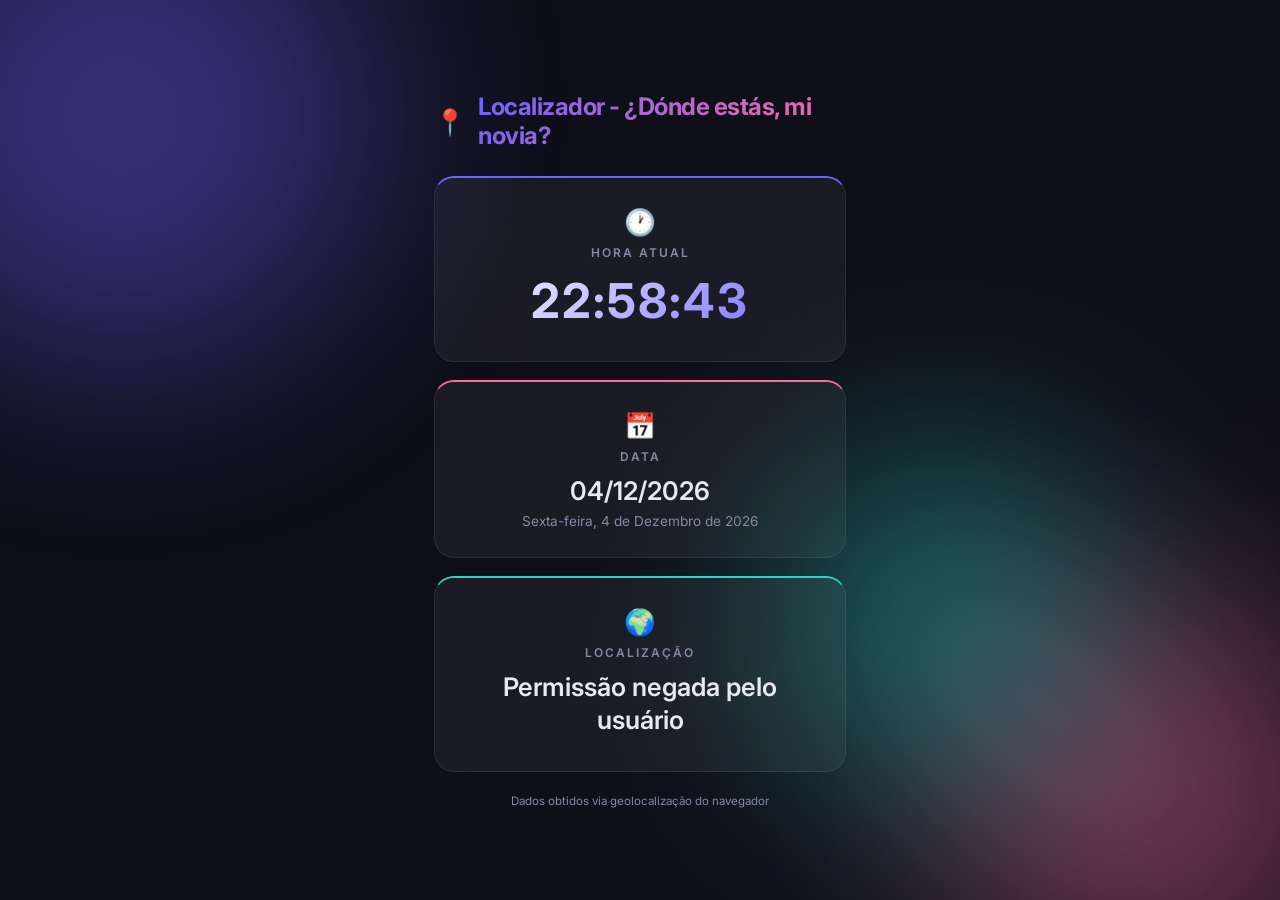
<file: index.html>
<!DOCTYPE html>
<html lang="pt-BR">
<head>
  <meta charset="UTF-8">
  <meta name="viewport" content="width=device-width, initial-scale=1.0">
  <title>Localizador do meu Amor — Hora, Data & Local</title>
  <link rel="stylesheet" href="style.css">
  <link rel="preconnect" href="https://fonts.googleapis.com">
  <link href="https://fonts.googleapis.com/css2?family=Inter:wght@300;400;600;700&display=swap" rel="stylesheet">
</head>
<body>
  <div class="bg-shapes">
    <div class="shape shape-1"></div>
    <div class="shape shape-2"></div>
    <div class="shape shape-3"></div>
  </div>

  <main class="container">
    <header class="header">
      <span class="logo">📍</span>
      <h1>Localizador - ¿Dónde estás, mi novia?</h1>
    </header>

    <section class="card card-time">
      <div class="card-icon">🕐</div>
      <p class="label">Hora Atual</p>
      <p id="hora" class="value value-big">--:--:--</p>
    </section>

    <section class="card card-date">
      <div class="card-icon">📅</div>
      <p class="label">Data</p>
      <p id="data" class="value">--/--/----</p>
      <p id="diaSemana" class="sub-value"></p>
    </section>

    <section class="card card-location">
      <div class="card-icon">🌍</div>
      <p class="label">Localização</p>
      <p id="localizacao" class="value">Obtendo localização…</p>
      <p id="coordenadas" class="sub-value"></p>
    </section>

    <footer class="footer">
      <p>Dados obtidos via geolocalização do navegador</p>
    </footer>
  </main>

  <script src="script.js"></script>
</body>
</html>
</file>
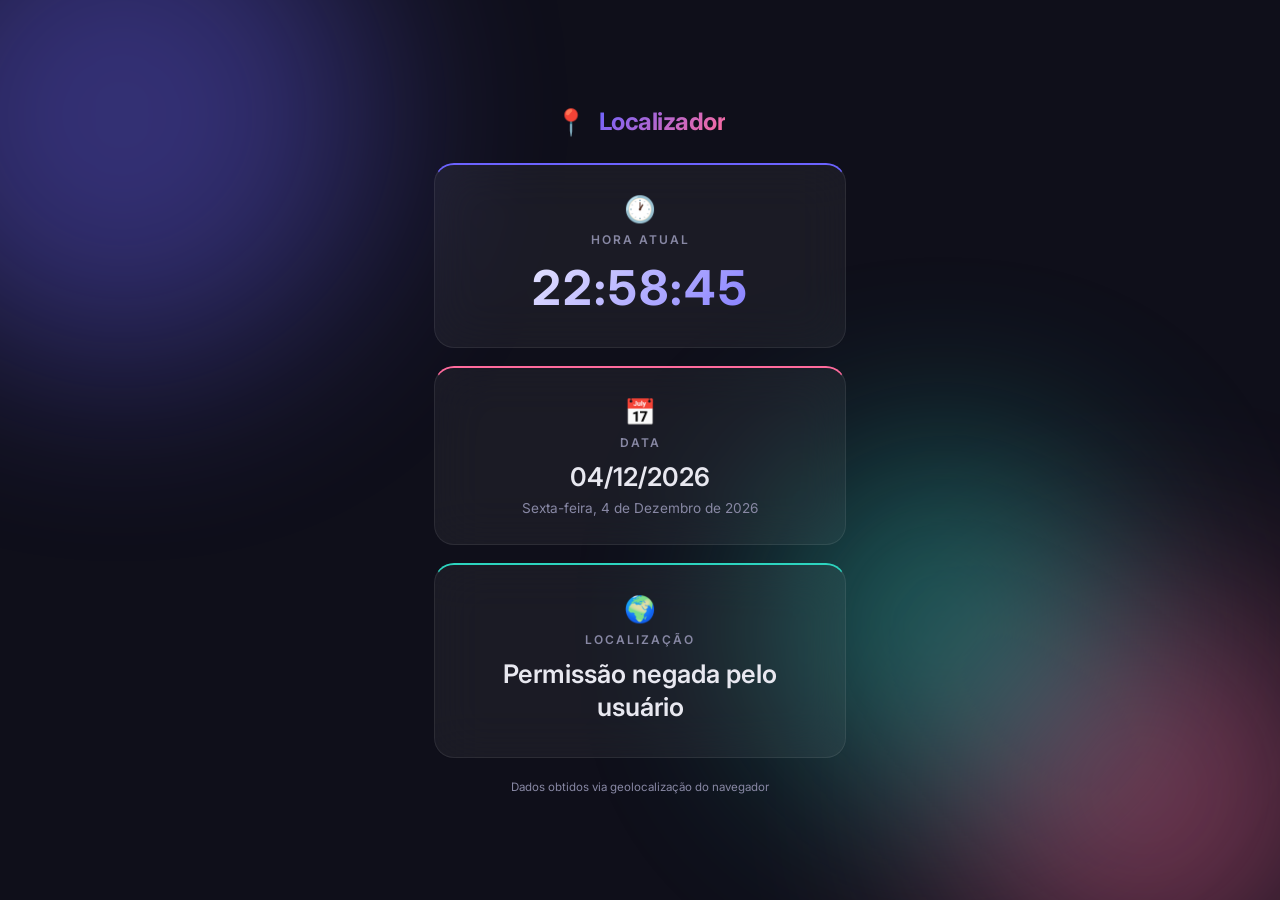
<file: projetolocalizador.html>
<!DOCTYPE html>
<html lang="pt-BR">
<head>
  <meta charset="UTF-8">
  <meta name="viewport" content="width=device-width, initial-scale=1.0">
  <title>Localizador — Hora, Data & Local</title>
  <link rel="stylesheet" href="style.css">
  <link rel="preconnect" href="https://fonts.googleapis.com">
  <link href="https://fonts.googleapis.com/css2?family=Inter:wght@300;400;600;700&display=swap" rel="stylesheet">
</head>
<body>
  <div class="bg-shapes">
    <div class="shape shape-1"></div>
    <div class="shape shape-2"></div>
    <div class="shape shape-3"></div>
  </div>

  <main class="container">
    <header class="header">
      <span class="logo">📍</span>
      <h1>Localizador</h1>
    </header>

    <section class="card card-time">
      <div class="card-icon">🕐</div>
      <p class="label">Hora Atual</p>
      <p id="hora" class="value value-big">--:--:--</p>
    </section>

    <section class="card card-date">
      <div class="card-icon">📅</div>
      <p class="label">Data</p>
      <p id="data" class="value">--/--/----</p>
      <p id="diaSemana" class="sub-value"></p>
    </section>

    <section class="card card-location">
      <div class="card-icon">🌍</div>
      <p class="label">Localização</p>
      <p id="localizacao" class="value">Obtendo localização…</p>
      <p id="coordenadas" class="sub-value"></p>
    </section>

    <footer class="footer">
      <p>Dados obtidos via geolocalização do navegador</p>
    </footer>
  </main>

  <script src="script.js"></script>
</body>
</html>
</file>
<file: style.css>
/* ── Reset & Base ── */
*, *::before, *::after { margin: 0; padding: 0; box-sizing: border-box; }

:root {
  --bg: #0f0f1a;
  --surface: rgba(255, 255, 255, 0.05);
  --border: rgba(255, 255, 255, 0.08);
  --text: #e8e8f0;
  --text-dim: #8888a4;
  --accent: #6c63ff;
  --accent-glow: rgba(108, 99, 255, 0.35);
  --pink: #ff6b9d;
  --teal: #2dd4bf;
  --radius: 20px;
}

body {
  font-family: 'Inter', system-ui, sans-serif;
  background: var(--bg);
  color: var(--text);
  min-height: 100vh;
  display: flex;
  align-items: center;
  justify-content: center;
  overflow: hidden;
  position: relative;
}

/* ── Animated Background Shapes ── */
.bg-shapes { position: fixed; inset: 0; z-index: 0; pointer-events: none; overflow: hidden; }

.shape {
  position: absolute;
  border-radius: 50%;
  filter: blur(100px);
  opacity: 0.4;
  animation: float 20s ease-in-out infinite;
}
.shape-1 { width: 500px; height: 500px; background: var(--accent); top: -15%; left: -10%; animation-delay: 0s; }
.shape-2 { width: 400px; height: 400px; background: var(--pink);  bottom: -10%; right: -5%; animation-delay: -7s; }
.shape-3 { width: 350px; height: 350px; background: var(--teal);  top: 50%; left: 60%; animation-delay: -14s; }

@keyframes float {
  0%, 100% { transform: translate(0, 0) scale(1); }
  33%      { transform: translate(40px, -30px) scale(1.08); }
  66%      { transform: translate(-20px, 20px) scale(0.95); }
}

/* ── Container ── */
.container {
  position: relative;
  z-index: 1;
  width: 100%;
  max-width: 460px;
  padding: 24px;
  display: flex;
  flex-direction: column;
  gap: 18px;
}

/* ── Header ── */
.header {
  display: flex;
  align-items: center;
  gap: 12px;
  justify-content: center;
  margin-bottom: 8px;
}
.logo { font-size: 1.6rem; }
.header h1 {
  font-size: 1.5rem;
  font-weight: 700;
  letter-spacing: -0.5px;
  background: linear-gradient(135deg, var(--accent), var(--pink));
  -webkit-background-clip: text;
  -webkit-text-fill-color: transparent;
}

/* ── Cards ── */
.card {
  background: var(--surface);
  border: 1px solid var(--border);
  border-radius: var(--radius);
  padding: 28px 24px;
  backdrop-filter: blur(24px);
  -webkit-backdrop-filter: blur(24px);
  text-align: center;
  position: relative;
  overflow: hidden;
  transition: transform 0.3s ease, box-shadow 0.3s ease;
}
.card:hover {
  transform: translateY(-4px);
  box-shadow: 0 12px 40px rgba(0, 0, 0, 0.3);
}

.card-icon { font-size: 1.6rem; margin-bottom: 8px; }

.label {
  font-size: 0.75rem;
  font-weight: 600;
  text-transform: uppercase;
  letter-spacing: 2px;
  color: var(--text-dim);
  margin-bottom: 10px;
}

.value {
  font-size: 1.6rem;
  font-weight: 600;
  color: var(--text);
  line-height: 1.3;
}
.value-big {
  font-size: 3rem;
  font-weight: 700;
  letter-spacing: 2px;
  background: linear-gradient(135deg, #fff, var(--accent));
  -webkit-background-clip: text;
  -webkit-text-fill-color: transparent;
}

.sub-value {
  font-size: 0.85rem;
  color: var(--text-dim);
  margin-top: 6px;
  font-weight: 400;
}

/* ── Card accent borders ── */
.card-time   { border-top: 2px solid var(--accent); }
.card-date   { border-top: 2px solid var(--pink); }
.card-location { border-top: 2px solid var(--teal); }

/* ── Footer ── */
.footer {
  text-align: center;
  font-size: 0.72rem;
  color: var(--text-dim);
  margin-top: 4px;
}

/* ── Pulse animation for clock ── */
@keyframes pulse {
  0%, 100% { opacity: 1; }
  50%      { opacity: 0.4; }
}
.colon-blink { animation: pulse 1s step-end infinite; }

/* ── Loading shimmer ── */
.loading {
  display: inline-block;
  background: linear-gradient(90deg, transparent, rgba(255,255,255,0.08), transparent);
  background-size: 200% 100%;
  animation: shimmer 1.5s infinite;
  border-radius: 6px;
  padding: 2px 8px;
}
@keyframes shimmer {
  0%   { background-position: 200% 0; }
  100% { background-position: -200% 0; }
}

/* ── Responsive ── */
@media (max-width: 500px) {
  .container { padding: 16px; gap: 14px; }
  .value-big { font-size: 2.4rem; }
  .value     { font-size: 1.3rem; }
  .card      { padding: 22px 18px; }
}
</file>
